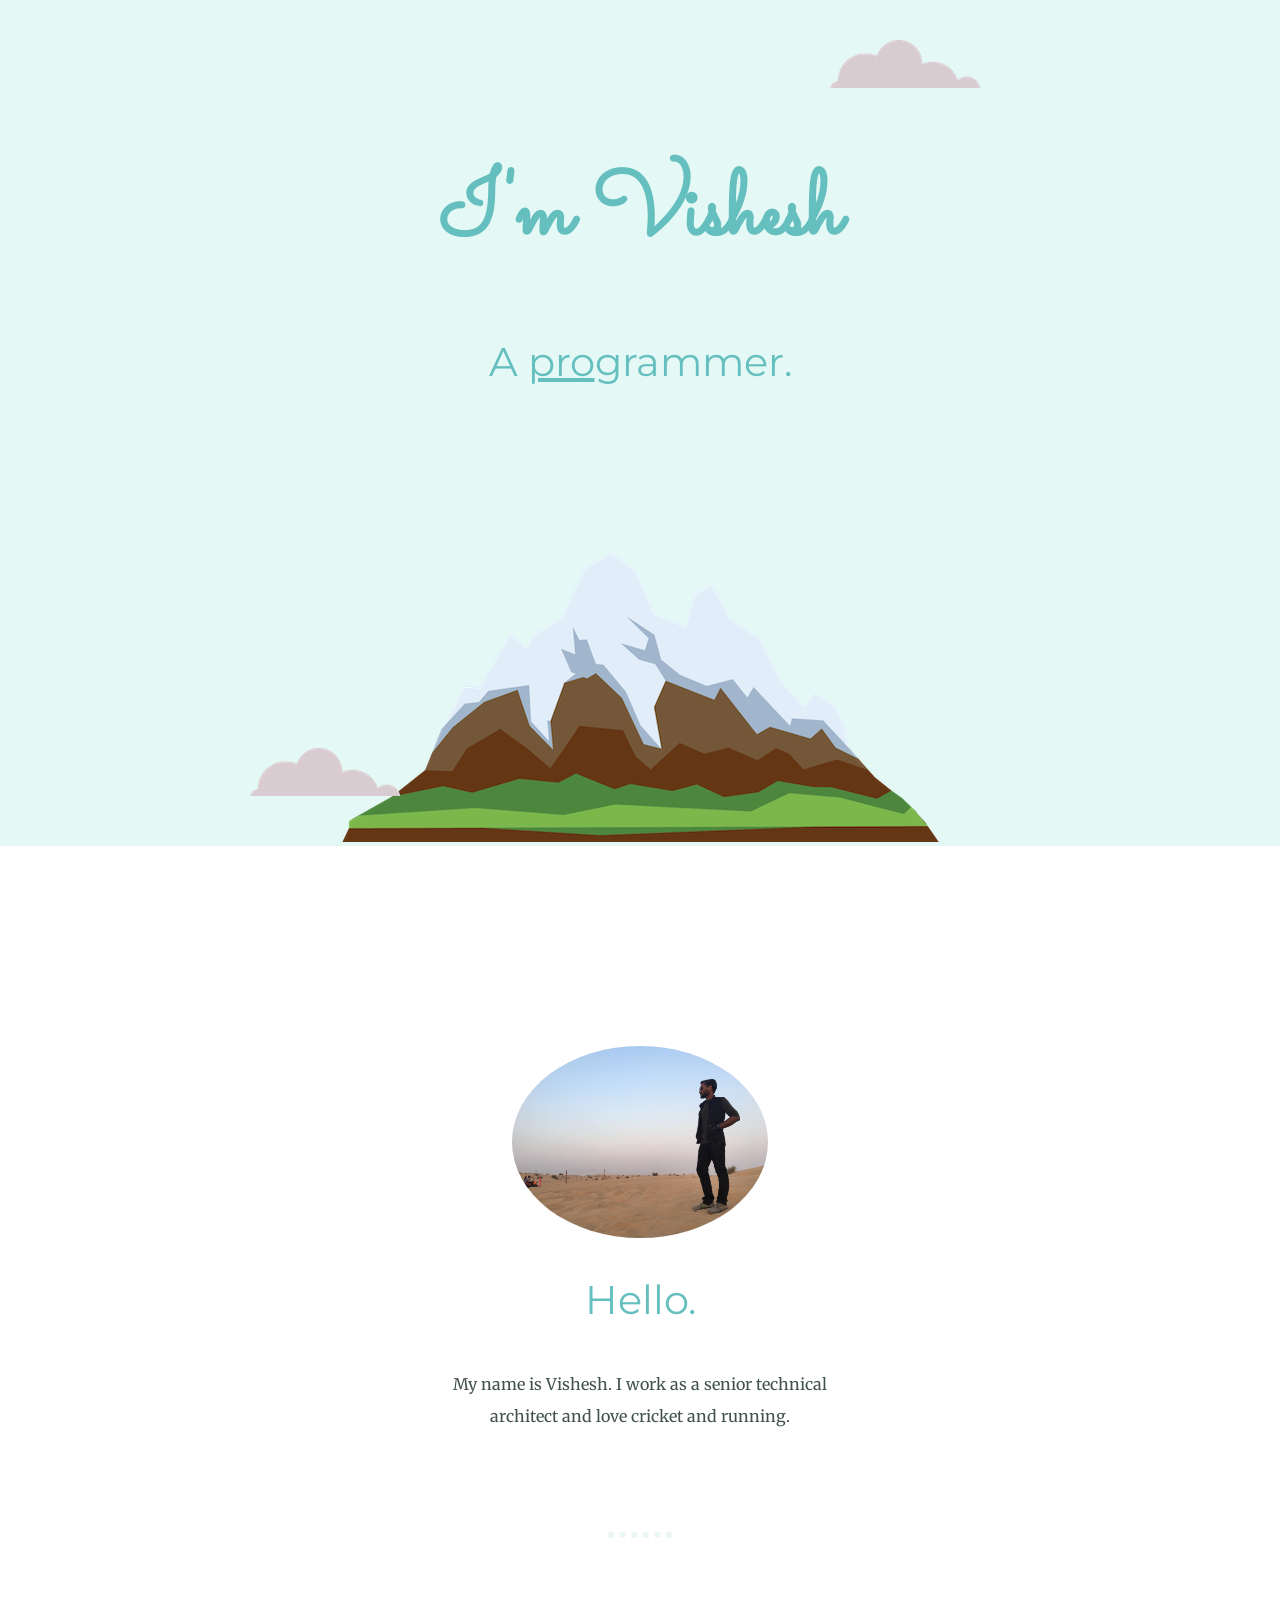
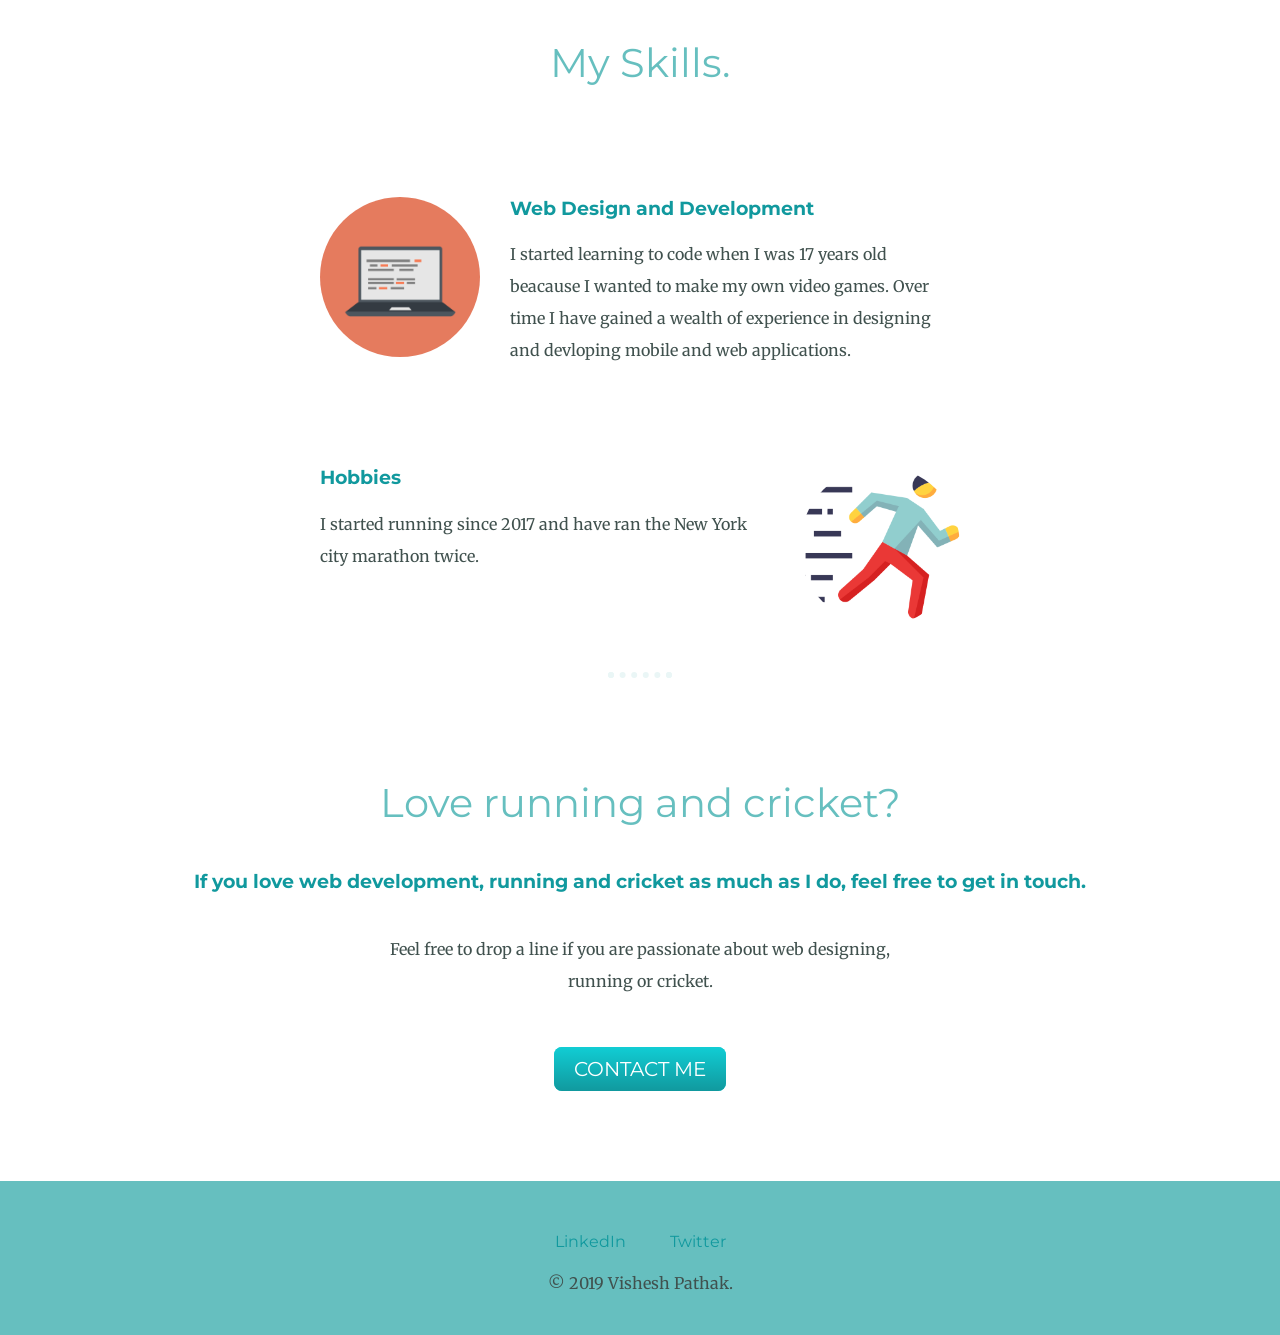
<file: index.html>
<!DOCTYPE html>
<html lang="en" dir="ltr">

<head>
  <meta charset="utf-8">
  <link rel="stylesheet" href="css/styles.css">
  <link href="https://fonts.googleapis.com/css?family=Merriweather|Montserrat|Sacramento&display=swap" rel="stylesheet">
<link rel="icon" href="images/man.png">
  <title>Vishesh Pathak</title>

</head>

<body>
  <div class="top-container">
    <img class="top-cloud" src="images/cloud.png" alt="cloud-img">

    <h1>I'm Vishesh</h1>
  <h2>  <p>A <span class="pro">pro</span>grammer.</p></h2>
    <img class="bottom-cloud" src="images/cloud.png" alt="cloud-img">
    <img src="images/mountain.png" alt="mountain-img">

  </div>


  <div class="middle-container">
    <div class="profile">
      <img class ="VisheshImg"src="images/Vishesh.JPG" alt="Vishesh-img">
      <h2>Hello.</h2>
      <p class="intro">My name is Vishesh. I work as a senior technical architect and love cricket and running.</p>
    </div>
    <hr>
    <div class="skills">
      <h2>My Skills.</h2>
      <div class="skill-row">
        <img class="skillClass" src="images/computer.png" alt="computer-img">
        <h3>Web Design and Development</h3>
        <p>I started learning to code when I was 17 years old beacause I wanted to make my own video games. Over time I have gained a wealth of experience in designing and devloping mobile and web applications.</p>
      </div>
      <div class="skill-row">
        <img class="runningSkill" src="images/running-man.png" alt="man-img">
        <h3>Hobbies</h3>
        <p>I started running since 2017 and have ran the New York city marathon twice.</p>
      </div>
    </div>
    <hr>




    <div class="contact-me">
    <h2>Love running and cricket?</h2>
    <h3>If you love web development, running and cricket as much as I do, feel free to get in touch.</h3>
    <p class="contact-message">Feel free to drop a line if you are passionate about web designing, running or cricket.</p>
    <a class="btn" href="mailto:visheshjp@gmail.com">CONTACT ME</a>
  </div>
  </div>


  <div class="bottom-container">
    <a class="footer-link" href="https://www.linkedin.com/in/visheshpathak89/">LinkedIn</a>
    <a class="footer-link" href="https://twitter.com/VisheshP">Twitter</a>
    <!-- <a class="footer-link" href="https://www.facebook.com/vishesh.pathak.98">Facebook</a> -->
    <p>© 2019 Vishesh Pathak.</p>
  </div>


</body>

</html>
</file>
<file: css/styles.css>
body {
  margin: 0;
  color: #40514E;
  text-align: center;
  font-family: 'Merriweather', serif;
}

hr {
  border: dotted #EAF6F6 6px;
  border-bottom: none;
  width: 4%;
  margin: 100px auto;
}

.VisheshImg {
  border-radius: 50%;
  height: 20%;
  width: 20%;
  margin-top: 100px
}
p{
  line-height: 2;

}
.skillClass {
  border-radius: 50%;
  height: 20%;
  width: 20%;
}

.runningSkill {
  border-radius: 50%;
  height: 20%;
  width: 20%;
}

h1 {
  margin: 50px auto 0 auto;
  font-family: 'Sacramento', cursive;
  font-size: 5.625rem;
  color: #66BFBF;
}

h2 {
  font-family: 'Montserrat', sans-serif;
  font-size: 2.5rem;
  color: #66BFBF;
  font-weight: normal;
  padding-bottom: 10px;
}

h3 {
  color: #11999E;
  font-family: 'Montserrat', sans-serif;
}
.top-container {
  background-color: #E4F9F5;
  position: relative;
  padding-top: 100px;
}

.middle-container {
  margin: 100px 0;
}

.bottom-container {
  background-color: #66BFBF;
  padding: 50px 0 20px;
}

.skill-row {
  width: 50%;
  margin: 100px auto 100px auto;
  text-align: left;
}

.pro {
  text-decoration: underline;
}

.bottom-cloud {
  position: absolute;
  left: 250px;
  bottom: 50px;
}

.top-cloud {
  position: absolute;
  right: 300px;
  top: 40px;
}

.skillClass {
  width: 25%;
  float: left;
  margin-right: 30px
}

.runningSkill {
  width: 25%;
  float: right;
  margin-left: 30px;
}
.intro{
  width: 30%;
  margin: auto;
}

.btn {
  background: #11cdd4;
  background-image: -webkit-linear-gradient(top, #11cdd4, #11999e);
  background-image: -moz-linear-gradient(top, #11cdd4, #11999e);
  background-image: -ms-linear-gradient(top, #11cdd4, #11999e);
  background-image: -o-linear-gradient(top, #11cdd4, #11999e);
  background-image: linear-gradient(to bottom, #11cdd4, #11999e);
  -webkit-border-radius: 8;
  -moz-border-radius: 8;
  border-radius: 8px;
  font-family: 'Montserrat', sans-serif;
  color: #ffffff;
  font-size: 20px;
  padding: 10px 20px 10px 20px;
  text-decoration: none;
}

.btn:hover {
  background: #30e3cb;
  background-image: -webkit-linear-gradient(top, #30e3cb, #2bc4ad);
  background-image: -moz-linear-gradient(top, #30e3cb, #2bc4ad);
  background-image: -ms-linear-gradient(top, #30e3cb, #2bc4ad);
  background-image: -o-linear-gradient(top, #30e3cb, #2bc4ad);
  background-image: linear-gradient(to bottom, #30e3cb, #2bc4ad);
  text-decoration: none;
}

.copyright {
  color: #EAF6F6;
  font-size: 0.75rem;
  padding: 20px 0;
}

.contact-message {
  width: 40%;
  margin: 40px auto 60px;
}

a{
  color: #11999E;
  font-family: 'Montserrat', sans-serif;
  margin: 10px 20px;
  text-decoration: none;
}

a:hover {
  color: #EAF6F6;
}
</file>
